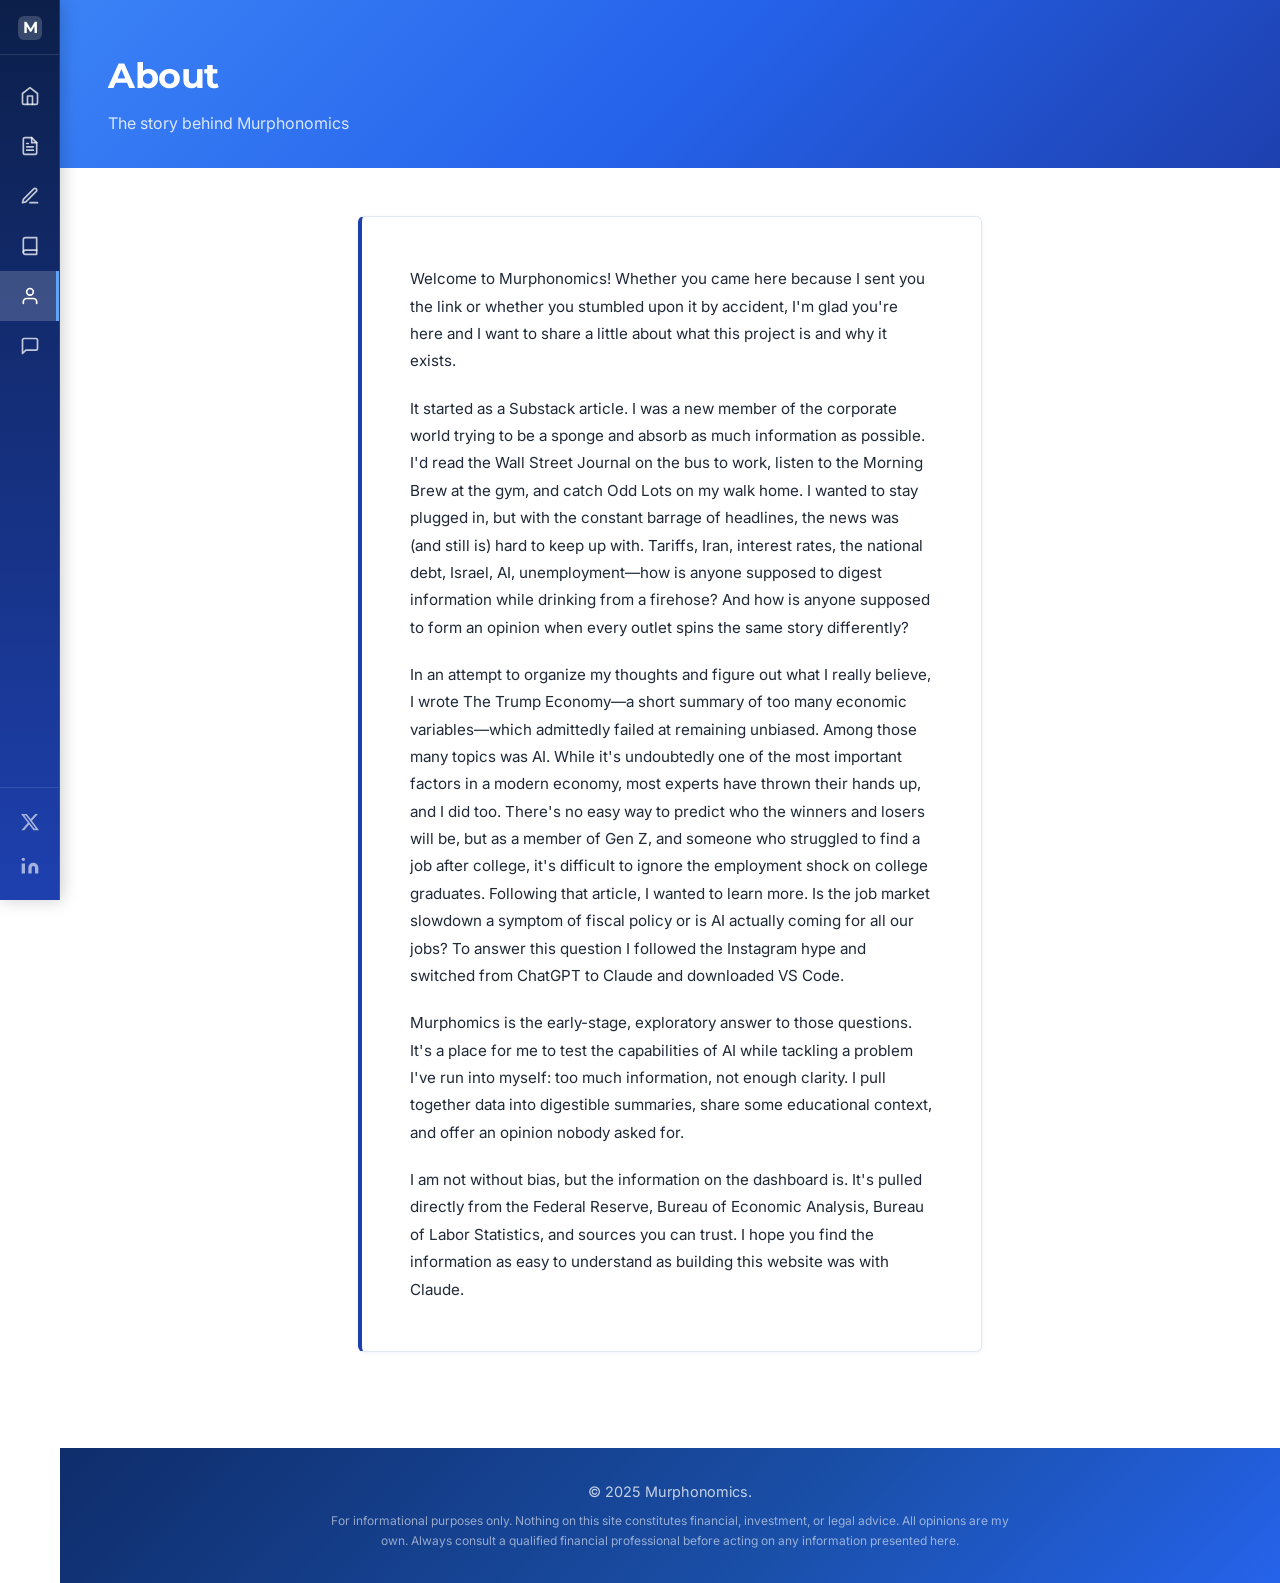
<file: about.html>
<!DOCTYPE html>
<html lang="en">
<head>
    <meta charset="UTF-8">
    <meta name="viewport" content="width=device-width, initial-scale=1.0">
    <title>Murphonomics - About</title>
    <link rel="stylesheet" href="css/styles.css?v=10.2">
    <link href="https://fonts.googleapis.com/css2?family=Inter:wght@400;500;600;700&family=Montserrat:wght@600;700&display=swap" rel="stylesheet">
    <style>
        .about-header {
            background: linear-gradient(135deg, #3b82f6 0%, #2563eb 50%, #1e40af 100%);
            padding: var(--spacing-xl) var(--spacing-xl) var(--spacing-lg);
            margin-bottom: var(--spacing-xl);
        }

        .about-header h1 {
            font-family: var(--font-display);
            font-size: 2.2rem;
            font-weight: 700;
            color: #ffffff;
            letter-spacing: -0.5px;
            margin-bottom: 0.4rem;
        }

        .about-header p {
            font-size: 1rem;
            color: rgba(255, 255, 255, 0.82);
        }

        .about-container {
            max-width: 720px;
            margin: 0 auto;
            padding: 0 var(--spacing-xl) var(--spacing-xl);
        }

        .about-card {
            background: #ffffff;
            border-radius: 6px;
            border: 1px solid #e2e8f0;
            border-left: 4px solid var(--color-primary);
            box-shadow: 0 1px 4px rgba(30, 64, 175, 0.07);
            padding: var(--spacing-xl);
        }

        .about-card p {
            font-size: 0.95rem;
            color: var(--color-text-primary);
            line-height: 1.8;
            margin-bottom: 1.25rem;
        }

        .about-card p:last-child {
            margin-bottom: 0;
        }

        @media (max-width: 768px) {
            .about-header {
                padding: var(--spacing-lg);
            }

            .about-header h1 {
                font-size: 1.7rem;
            }

            .about-container {
                padding: 0 var(--spacing-lg) var(--spacing-xl);
            }
        }
    </style>
</head>
<body>

    <div class="page-body">

    <!-- SIDEBAR NAVIGATION -->
    <nav class="sidenav">
        <a href="index.html" class="sidenav-logo">
            <span class="sidenav-logo-mark">M</span>
            <span class="sidenav-label">Murphonomics</span>
        </a>
        <ul class="sidenav-menu">
            <li>
                <a href="index.html#dashboard" class="sidenav-link">
                    <span class="sidenav-icon"><svg viewBox="0 0 24 24" fill="none" stroke="currentColor" stroke-width="2" stroke-linecap="round" stroke-linejoin="round"><path d="M3 9l9-7 9 7v11a2 2 0 01-2 2H5a2 2 0 01-2-2z"/><polyline points="9 22 9 12 15 12 15 22"/></svg></span>
                    <span class="sidenav-label">Home</span>
                </a>
            </li>
            <li>
                <a href="market-updates.html" class="sidenav-link">
                    <span class="sidenav-icon"><svg viewBox="0 0 24 24" fill="none" stroke="currentColor" stroke-width="2" stroke-linecap="round" stroke-linejoin="round"><path d="M14 2H6a2 2 0 00-2 2v16a2 2 0 002 2h12a2 2 0 002-2V8z"/><polyline points="14 2 14 8 20 8"/><line x1="16" y1="13" x2="8" y2="13"/><line x1="16" y1="17" x2="8" y2="17"/><polyline points="10 9 9 9 8 9"/></svg></span>
                    <span class="sidenav-label">Market Updates</span>
                </a>
            </li>
            <li>
                <a href="https://murphonomics.substack.com/" target="_blank" rel="noopener noreferrer" class="sidenav-link">
                    <span class="sidenav-icon"><svg viewBox="0 0 24 24" fill="none" stroke="currentColor" stroke-width="2" stroke-linecap="round" stroke-linejoin="round"><path d="M12 20h9"/><path d="M16.5 3.5a2.121 2.121 0 013 3L7 19l-4 1 1-4L16.5 3.5z"/></svg></span>
                    <span class="sidenav-label">Substack</span>
                </a>
            </li>
            <li>
                <a href="books.html" class="sidenav-link">
                    <span class="sidenav-icon"><svg viewBox="0 0 24 24" fill="none" stroke="currentColor" stroke-width="2" stroke-linecap="round" stroke-linejoin="round"><path d="M4 19.5A2.5 2.5 0 016.5 17H20"/><path d="M6.5 2H20v20H6.5A2.5 2.5 0 014 19.5v-15A2.5 2.5 0 016.5 2z"/></svg></span>
                    <span class="sidenav-label">Books, Podcasts & Stuff</span>
                </a>
            </li>
            <li>
                <a href="about.html" class="sidenav-link active">
                    <span class="sidenav-icon"><svg viewBox="0 0 24 24" fill="none" stroke="currentColor" stroke-width="2" stroke-linecap="round" stroke-linejoin="round"><path d="M20 21v-2a4 4 0 00-4-4H8a4 4 0 00-4 4v2"/><circle cx="12" cy="7" r="4"/></svg></span>
                    <span class="sidenav-label">About</span>
                </a>
            </li>
            <li>
                <a href="#discord" class="sidenav-link">
                    <span class="sidenav-icon"><svg viewBox="0 0 24 24" fill="none" stroke="currentColor" stroke-width="2" stroke-linecap="round" stroke-linejoin="round"><path d="M21 15a2 2 0 01-2 2H7l-4 4V5a2 2 0 012-2h14a2 2 0 012 2z"/></svg></span>
                    <span class="sidenav-label">Discord</span>
                </a>
            </li>
        </ul>
        <div class="sidenav-social">
            <a href="https://twitter.com" class="sidenav-social-link" title="X / Twitter">
                <span class="sidenav-icon"><svg viewBox="0 0 24 24" fill="currentColor"><path d="M18.244 2.25h3.308l-7.227 8.26 8.502 11.24H16.17l-5.214-6.817L4.99 21.75H1.68l7.73-8.835L1.254 2.25H8.08l4.713 6.231zm-1.161 17.52h1.833L7.084 4.126H5.117z"/></svg></span>
                <span class="sidenav-label">X / Twitter</span>
            </a>
            <a href="https://linkedin.com" class="sidenav-social-link" title="LinkedIn">
                <span class="sidenav-icon"><svg viewBox="0 0 24 24" fill="currentColor"><path d="M16 8a6 6 0 016 6v7h-4v-7a2 2 0 00-2-2 2 2 0 00-2 2v7h-4v-7a6 6 0 016-6zM2 9h4v12H2z"/><circle cx="4" cy="4" r="2"/></svg></span>
                <span class="sidenav-label">LinkedIn</span>
            </a>
        </div>
    </nav>

    <div class="page-content">

    <!-- PAGE HEADER -->
    <header class="about-header">
        <h1>About</h1>
        <p>The story behind Murphonomics</p>
    </header>

    <!-- MAIN CONTENT -->
    <main class="about-container">
        <div class="about-card">

            <p>Welcome to Murphonomics! Whether you came here because I sent you the link or whether you stumbled upon it by accident, I'm glad you're here and I want to share a little about what this project is and why it exists.</p>

            <p>It started as a Substack article. I was a new member of the corporate world trying to be a sponge and absorb as much information as possible. I'd read the Wall Street Journal on the bus to work, listen to the Morning Brew at the gym, and catch Odd Lots on my walk home. I wanted to stay plugged in, but with the constant barrage of headlines, the news was (and still is) hard to keep up with. Tariffs, Iran, interest rates, the national debt, Israel, AI, unemployment—how is anyone supposed to digest information while drinking from a firehose? And how is anyone supposed to form an opinion when every outlet spins the same story differently?</p>

            <p>In an attempt to organize my thoughts and figure out what I really believe, I wrote The Trump Economy—a short summary of too many economic variables—which admittedly failed at remaining unbiased. Among those many topics was AI. While it's undoubtedly one of the most important factors in a modern economy, most experts have thrown their hands up, and I did too. There's no easy way to predict who the winners and losers will be, but as a member of Gen Z, and someone who struggled to find a job after college, it's difficult to ignore the employment shock on college graduates. Following that article, I wanted to learn more. Is the job market slowdown a symptom of fiscal policy or is AI actually coming for all our jobs? To answer this question I followed the Instagram hype and switched from ChatGPT to Claude and downloaded VS Code.</p>

            <p>Murphomics is the early-stage, exploratory answer to those questions. It's a place for me to test the capabilities of AI while tackling a problem I've run into myself: too much information, not enough clarity. I pull together data into digestible summaries, share some educational context, and offer an opinion nobody asked for.</p>

            <p>I am not without bias, but the information on the dashboard is. It's pulled directly from the Federal Reserve, Bureau of Economic Analysis, Bureau of Labor Statistics, and sources you can trust. I hope you find the information as easy to understand as building this website was with Claude.</p>

        </div>
    </main>

    <!-- FOOTER -->
    <footer class="site-footer">
        <p>&copy; 2025 Murphonomics.</p>
        <p class="footer-disclaimer">For informational purposes only. Nothing on this site constitutes financial, investment, or legal advice. All opinions are my own. Always consult a qualified financial professional before acting on any information presented here.</p>
    </footer>

    </div><!-- /.page-content -->
    </div><!-- /.page-body -->

</body>
</html>
</file>
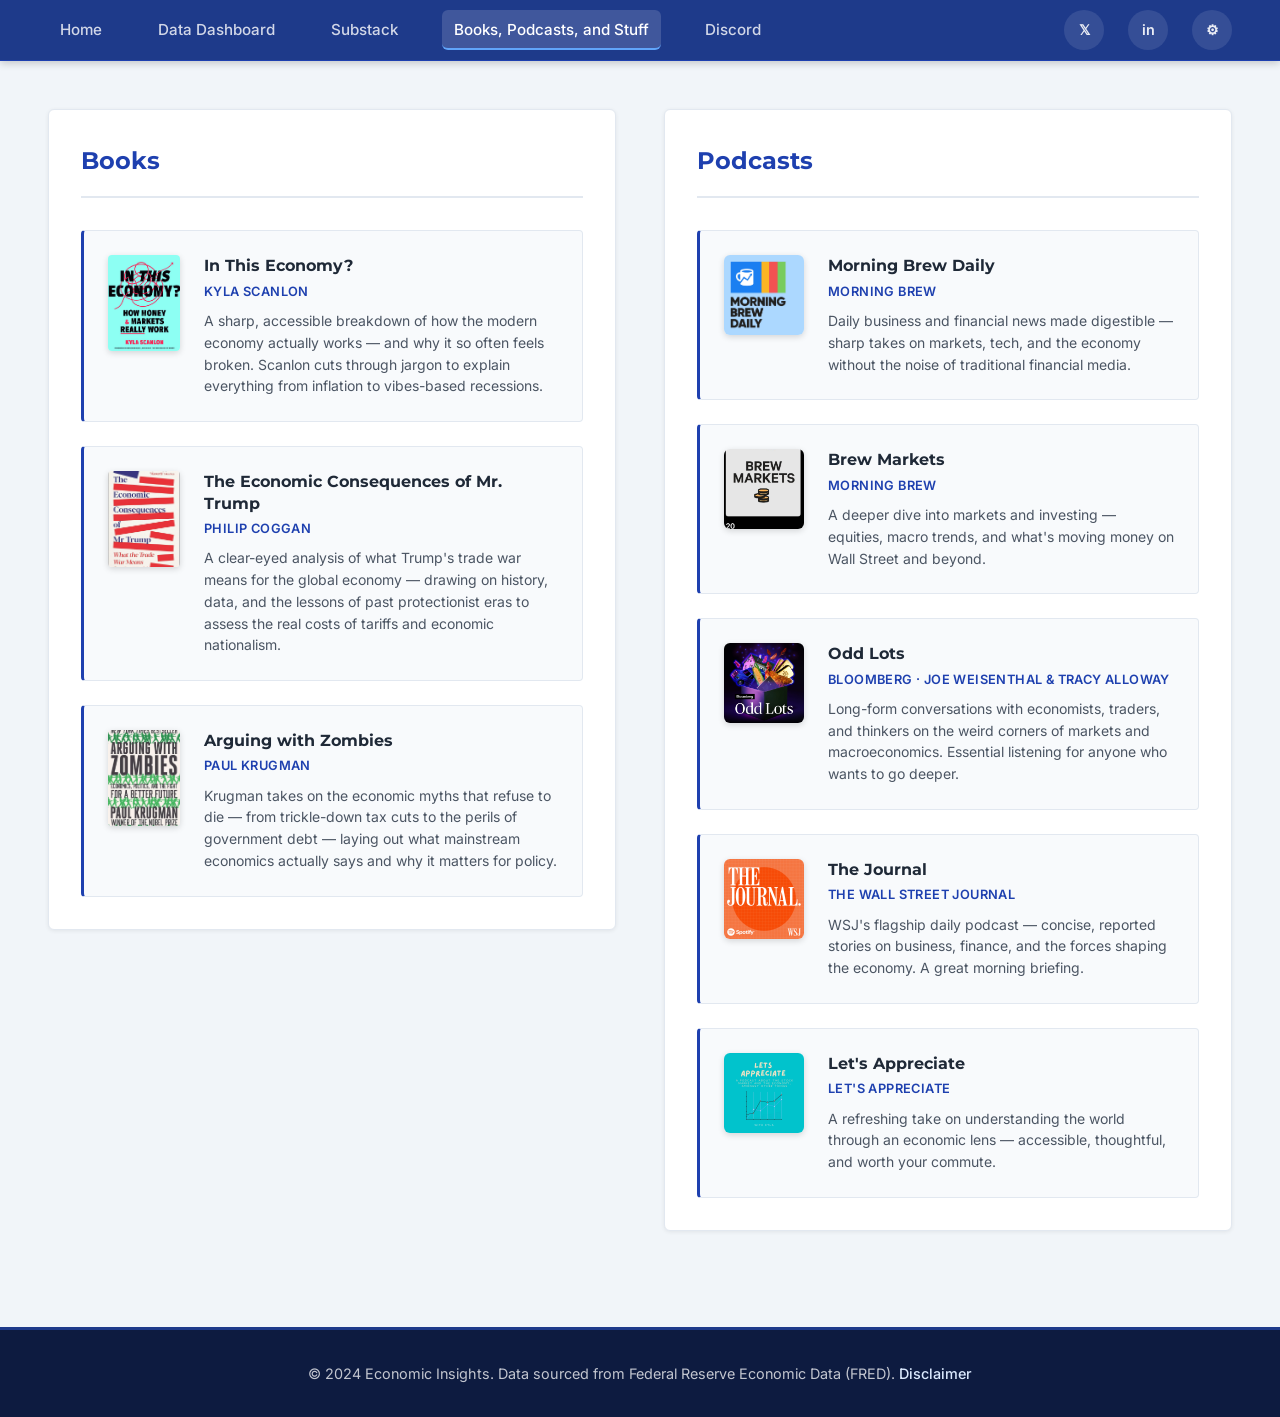
<file: economic-blog/books.html>
<!DOCTYPE html>
<html lang="en">
<head>
    <meta charset="UTF-8">
    <meta name="viewport" content="width=device-width, initial-scale=1.0">
    <title>Murphenomics - Books, Podcasts, and Stuff</title>
    <link rel="stylesheet" href="css/styles.css?v=8.0">
    <link href="https://fonts.googleapis.com/css2?family=Inter:wght@400;500;600;700&family=Montserrat:wght@600;700&display=swap" rel="stylesheet">
    <style>
        .media-page-container {
            padding: var(--spacing-xl);
            display: grid;
            grid-template-columns: 1fr 1fr;
            gap: var(--spacing-xl);
            align-items: start;
        }

        .media-section {
            background: #ffffff;
            border-radius: 6px;
            border: 1px solid #e2e8f0;
            box-shadow: 0 1px 4px rgba(0, 0, 0, 0.07);
            padding: var(--spacing-lg);
        }

        .media-section h2 {
            font-family: var(--font-display);
            font-size: 1.5rem;
            font-weight: 700;
            color: var(--color-primary);
            padding-bottom: var(--spacing-sm);
            margin-bottom: var(--spacing-lg);
            border-bottom: 2px solid #e2e8f0;
        }

        .media-list {
            display: flex;
            flex-direction: column;
            gap: var(--spacing-md);
        }

        .media-card {
            display: flex;
            gap: var(--spacing-md);
            align-items: flex-start;
            padding: var(--spacing-md);
            background: #f8fafc;
            border-radius: 4px;
            border: 1px solid #e2e8f0;
            border-left: 3px solid var(--color-primary);
            transition: box-shadow 0.2s ease, background 0.2s ease;
        }

        .media-card:hover {
            background: #f1f5f9;
            box-shadow: 0 2px 8px rgba(0, 0, 0, 0.08);
        }

        /*
         * IMAGES: To swap in a real cover/artwork photo, replace the
         * <div class="media-cover-placeholder ..."> block with:
         *   <img class="media-cover" src="images/filename.jpg" alt="Title cover">
         * (square variant for podcasts: <img class="media-cover square" ...>)
         */
        .media-cover {
            width: 72px;
            height: 96px;
            border-radius: 4px;
            object-fit: cover;
            flex-shrink: 0;
            box-shadow: 0 2px 6px rgba(0, 0, 0, 0.15);
        }

        .media-cover.square {
            width: 80px;
            height: 80px;
            border-radius: 6px;
        }

        .media-cover-placeholder {
            width: 72px;
            height: 96px;
            border-radius: 4px;
            flex-shrink: 0;
            box-shadow: 0 2px 6px rgba(0, 0, 0, 0.15);
            display: flex;
            align-items: center;
            justify-content: center;
            font-family: var(--font-display);
            font-size: 1.3rem;
            font-weight: 700;
            color: white;
            user-select: none;
        }

        .media-cover-placeholder.square {
            width: 80px;
            height: 80px;
            border-radius: 6px;
        }

        .cover-color-1 { background: #1e40af; }
        .cover-color-2 { background: #0369a1; }
        .cover-color-3 { background: #0891b2; }
        .cover-color-4 { background: #d97706; }
        .cover-color-5 { background: #6d28d9; }
        .cover-color-6 { background: #b91c1c; }
        .cover-color-7 { background: #047857; }
        .cover-color-8 { background: #be185d; }

        .media-info {
            flex: 1;
            min-width: 0;
        }

        .media-info h3 {
            font-family: var(--font-display);
            font-size: 1rem;
            font-weight: 700;
            color: var(--color-text-primary);
            line-height: 1.35;
            margin-bottom: 0.3rem;
        }

        .media-author {
            font-size: 0.8rem;
            font-weight: 600;
            color: var(--color-primary);
            text-transform: uppercase;
            letter-spacing: 0.4px;
            margin-bottom: 0.5rem;
        }

        .media-desc {
            font-size: 0.875rem;
            color: var(--color-text-secondary);
            line-height: 1.55;
        }

        @media (max-width: 900px) {
            .media-page-container {
                grid-template-columns: 1fr;
                padding: var(--spacing-lg);
            }
        }

        @media (max-width: 480px) {
            .media-page-container {
                padding: var(--spacing-sm);
            }
        }
    </style>
</head>
<body>

    <!-- NAVIGATION BAR -->
    <nav class="navbar">
        <div class="navbar-container">
            <ul class="nav-menu">
                <li><a href="index.html" class="nav-link">Home</a></li>
                <li><a href="dashboard.html" class="nav-link">Data Dashboard</a></li>
                <li><a href="substack.html" class="nav-link substack-btn">Substack</a></li>
                <li><a href="books.html" class="nav-link active">Books, Podcasts, and Stuff</a></li>
                <li><a href="#discord" class="nav-link">Discord</a></li>
            </ul>
            <div class="social-links">
                <a href="https://twitter.com" class="social-link" title="Twitter">
                    <span class="social-icon">𝕏</span>
                </a>
                <a href="https://linkedin.com" class="social-link" title="LinkedIn">
                    <span class="social-icon">in</span>
                </a>
                <a href="https://github.com" class="social-link" title="GitHub">
                    <span class="social-icon">⚙</span>
                </a>
            </div>
        </div>
    </nav>

    <!-- MAIN CONTENT -->
    <main class="media-page-container">

        <!-- ── BOOKS ── -->
        <section class="media-section">
            <h2>Books</h2>
            <div class="media-list">

                <div class="media-card">
                    <img class="media-cover" src="images/in this economy.jpg" alt="In This Economy? cover">
                    <div class="media-info">
                        <h3>In This Economy?</h3>
                        <p class="media-author">Kyla Scanlon</p>
                        <p class="media-desc">A sharp, accessible breakdown of how the modern economy actually works — and why it so often feels broken. Scanlon cuts through jargon to explain everything from inflation to vibes-based recessions.</p>
                    </div>
                </div>

                <div class="media-card">
                    <img class="media-cover" src="images/the economic consequences.jpg" alt="The Economic Consequences of Mr. Trump cover">
                    <div class="media-info">
                        <h3>The Economic Consequences of Mr. Trump</h3>
                        <p class="media-author">Philip Coggan</p>
                        <p class="media-desc">A clear-eyed analysis of what Trump's trade war means for the global economy — drawing on history, data, and the lessons of past protectionist eras to assess the real costs of tariffs and economic nationalism.</p>
                    </div>
                </div>

                <div class="media-card">
                    <img class="media-cover" src="images/arguing with zombies.jpg" alt="Arguing with Zombies cover">
                    <div class="media-info">
                        <h3>Arguing with Zombies</h3>
                        <p class="media-author">Paul Krugman</p>
                        <p class="media-desc">Krugman takes on the economic myths that refuse to die — from trickle-down tax cuts to the perils of government debt — laying out what mainstream economics actually says and why it matters for policy.</p>
                    </div>
                </div>

            </div>
        </section>

        <!-- ── PODCASTS ── -->
        <section class="media-section">
            <h2>Podcasts</h2>
            <div class="media-list">

                <div class="media-card">
                    <img class="media-cover square" src="images/the Morning Brew.avif" alt="Morning Brew Daily">
                    <div class="media-info">
                        <h3>Morning Brew Daily</h3>
                        <p class="media-author">Morning Brew</p>
                        <p class="media-desc">Daily business and financial news made digestible — sharp takes on markets, tech, and the economy without the noise of traditional financial media.</p>
                    </div>
                </div>

                <div class="media-card">
                    <img class="media-cover square" src="images/brew markets.jpg" alt="Brew Markets">
                    <div class="media-info">
                        <h3>Brew Markets</h3>
                        <p class="media-author">Morning Brew</p>
                        <p class="media-desc">A deeper dive into markets and investing — equities, macro trends, and what's moving money on Wall Street and beyond.</p>
                    </div>
                </div>

                <div class="media-card">
                    <img class="media-cover square" src="images/odd lots.jpg" alt="Odd Lots">
                    <div class="media-info">
                        <h3>Odd Lots</h3>
                        <p class="media-author">Bloomberg &middot; Joe Weisenthal &amp; Tracy Alloway</p>
                        <p class="media-desc">Long-form conversations with economists, traders, and thinkers on the weird corners of markets and macroeconomics. Essential listening for anyone who wants to go deeper.</p>
                    </div>
                </div>

                <div class="media-card">
                    <img class="media-cover square" src="images/the journal.avif" alt="The Journal">
                    <div class="media-info">
                        <h3>The Journal</h3>
                        <p class="media-author">The Wall Street Journal</p>
                        <p class="media-desc">WSJ's flagship daily podcast — concise, reported stories on business, finance, and the forces shaping the economy. A great morning briefing.</p>
                    </div>
                </div>

                <div class="media-card">
                    <img class="media-cover square" src="images/lets appreciate.jpg" alt="Let's Appreciate">
                    <div class="media-info">
                        <h3>Let's Appreciate</h3>
                        <p class="media-author">Let's Appreciate</p>
                        <p class="media-desc">A refreshing take on understanding the world through an economic lens — accessible, thoughtful, and worth your commute.</p>
                    </div>
                </div>

            </div>
        </section>

    </main>

    <!-- FOOTER -->
    <footer class="site-footer">
        <p>&copy; 2024 Economic Insights. Data sourced from Federal Reserve Economic Data (FRED). <a href="#">Disclaimer</a></p>
    </footer>

</body>
</html>
</file>
<file: css/styles.css>
* {
    margin: 0;
    padding: 0;
    box-sizing: border-box;
}

:root {
    /* Primary Blue Palette */
    --color-primary: #1e40af;
    --color-primary-light: #3b82f6;
    --color-primary-lighter: #60a5fa;
    --color-primary-lightest: #dbeafe;
    --color-blue-medium: #2563eb;
    --color-blue-pale: #f0f9ff;
    
    /* Neutral Colors */
    --color-text-primary: #1f2937;
    --color-text-secondary: #4b5563;
    --color-text-tertiary: #64748b;
    --color-background: #ffffff;
    --color-surface: #f8fafc;
    --color-border: #e2e8f0;
    
    /* Accent Colors */
    --color-accent: #3b82f6;
    --color-accent-dark: #1e40af;
    --color-accent-light: #dbeafe;
    --color-growth: #10b981;
    --color-decline: #ef4444;
    --color-warning: #f59e0b;
    
    /* Fonts */
    --font-sans: 'Inter', -apple-system, BlinkMacSystemFont, 'Segoe UI', sans-serif;
    --font-display: 'Montserrat', sans-serif;
    
    /* Spacing */
    --spacing-xs: 0.5rem;
    --spacing-sm: 1rem;
    --spacing-md: 1.5rem;
    --spacing-lg: 2rem;
    --spacing-xl: 3rem;
    
    /* Shadows */
    --shadow-sm: 0 2px 12px rgba(30, 64, 175, 0.08);
    --shadow-md: 0 6px 24px rgba(30, 64, 175, 0.13);
    --shadow-lg: 0 16px 40px rgba(30, 64, 175, 0.18);
}

html {
    scroll-behavior: smooth;
}

body {
    font-family: var(--font-sans);
    background-color: #ffffff;
    color: var(--color-text-primary);
    line-height: 1.6;
}

/* Page layout — sidenav column + scrollable content column */
.page-body {
    display: flex;
    align-items: flex-start;
    min-height: 100vh;
}

.page-content {
    flex: 1;
    min-width: 0; /* prevent flex children from overflowing */
}

/* ========================================
   SIDEBAR NAVIGATION
   ======================================== */

.sidenav {
    position: sticky;
    top: 0;
    height: 100vh;
    width: 60px;
    flex-shrink: 0;
    align-self: flex-start;
    background: linear-gradient(180deg, #0c1f4a 0%, #1e40af 100%);
    border-right: 1px solid rgba(255, 255, 255, 0.1);
    transition: width 250ms ease;
    z-index: 200;
    overflow: hidden;
    display: flex;
    flex-direction: column;
    box-shadow: 2px 0 16px rgba(0, 0, 0, 0.2);
}

/* On the hero page the blue gradient page background shows through,
   so a frosted glass effect works. Other pages use the solid gradient above. */
.hero-page .sidenav {
    background: rgba(255, 255, 255, 0.12);
    backdrop-filter: blur(10px);
    -webkit-backdrop-filter: blur(10px);
    border-right: 1px solid rgba(255, 255, 255, 0.18);
}

.sidenav:hover {
    width: 220px;
}


/* Brand logo at the top of the sidebar */
.sidenav-logo {
    display: flex;
    align-items: center;
    padding: 16px 18px 14px;
    border-bottom: 1px solid rgba(255, 255, 255, 0.12);
    margin-bottom: 4px;
    white-space: nowrap;
    text-decoration: none;
    color: inherit;
    transition: background 0.2s ease;
}

.sidenav-logo:hover {
    background: rgba(255, 255, 255, 0.1);
}

.sidenav-logo-mark {
    flex-shrink: 0;
    width: 24px;
    height: 24px;
    display: flex;
    align-items: center;
    justify-content: center;
    font-family: var(--font-display);
    font-size: 1rem;
    font-weight: 700;
    color: #ffffff;
    background: rgba(255, 255, 255, 0.18);
    border-radius: 6px;
}

.sidenav-menu {
    list-style: none;
    padding: 12px 0;
    margin: 0;
    flex: 1;
}

.sidenav-link {
    display: flex;
    align-items: center;
    padding: 13px 18px;
    color: rgba(255, 255, 255, 0.75);
    text-decoration: none;
    transition: background 0.2s ease, color 0.2s ease;
    white-space: nowrap;
}

.sidenav-link:hover {
    background: rgba(255, 255, 255, 0.12);
    color: #ffffff;
}

.sidenav-link.active {
    background: rgba(255, 255, 255, 0.18);
    color: #ffffff;
    border-right: 3px solid #60a5fa;
}

.sidenav-icon {
    flex-shrink: 0;
    width: 24px;
    height: 24px;
    display: flex;
    align-items: center;
    justify-content: center;
}

.sidenav-icon svg {
    width: 20px;
    height: 20px;
}

.sidenav-label {
    font-size: 0.875rem;
    font-weight: 500;
    margin-left: 14px;
    opacity: 0;
    transition: opacity 180ms ease 30ms;
}

.sidenav:hover .sidenav-label {
    opacity: 1;
}

.sidenav-social {
    padding: 12px 0;
    border-top: 1px solid rgba(255, 255, 255, 0.1);
}

.sidenav-social-link {
    display: flex;
    align-items: center;
    padding: 10px 18px;
    color: rgba(255, 255, 255, 0.6);
    text-decoration: none;
    transition: background 0.2s ease, color 0.2s ease;
    white-space: nowrap;
}

.sidenav-social-link:hover {
    background: rgba(255, 255, 255, 0.1);
    color: #ffffff;
}

/* Header */
.site-header {
    background: linear-gradient(135deg, #0f2d6b 0%, #1a4fa8 60%, #2563eb 100%);
    position: relative;
    z-index: 201;
    color: white;
    padding: 2.5rem var(--spacing-xl) 2rem;
    text-align: left;
    border-bottom: none;
}

.header-container {
    position: relative;
    z-index: 1;
}

.header-container h1 {
    font-family: var(--font-display);
    font-size: 3rem;
    font-weight: 700;
    margin-bottom: 0.5rem;
    letter-spacing: -0.5px;
    color: #ffffff;
    text-shadow: 0 1px 3px rgba(0, 0, 0, 0.15);
    line-height: 1.1;
}

.subtitle {
    font-size: 1rem;
    font-weight: 400;
    color: rgba(255, 255, 255, 0.85);
    letter-spacing: 0.4px;
}

/* Navigation Bar */
.navbar {
    background: linear-gradient(90deg, #1a3f8f 0%, #1e4db5 100%);
    border-bottom: 1px solid rgba(96, 165, 250, 0.3);
    padding: 0;
    position: sticky;
    top: 0;
    z-index: 100;
    box-shadow: 0 2px 12px rgba(15, 45, 107, 0.3);
}

.navbar-container {
    padding: 0 var(--spacing-xl);
    display: flex;
    justify-content: space-between;
    align-items: center;
    height: 60px;
}

.nav-menu {
    display: flex;
    list-style: none;
    margin: 0;
    padding: 0;
    gap: var(--spacing-lg);
}

.nav-link {
    color: rgba(255, 255, 255, 0.85);
    text-decoration: none;
    font-weight: 500;
    font-size: 0.875rem;
    letter-spacing: 0.3px;
    padding: 8px 12px;
    border-radius: 6px;
    transition: all 0.3s ease;
    display: inline-block;
}

.nav-link:hover,
.nav-link.active {
    color: white;
    background: rgba(255, 255, 255, 0.15);
    border-bottom: 2px solid #60a5fa;
    padding-bottom: 6px;
}

.nav-link.substack-btn {
    background: none;
    color: rgba(255, 255, 255, 0.8);
    font-weight: 500;
}

.social-links {
    display: flex;
    gap: var(--spacing-md);
    align-items: center;
}

.social-link {
    display: flex;
    align-items: center;
    justify-content: center;
    width: 40px;
    height: 40px;
    border-radius: 50%;
    background: rgba(255, 255, 255, 0.1);
    color: rgba(255, 255, 255, 0.9);
    text-decoration: none;
    font-weight: 600;
    font-size: 0.9rem;
    transition: all 0.3s ease;
    border: 2px solid transparent;
}

.social-link:hover {
    background: rgba(96, 165, 250, 0.3);
    color: white;
    border-color: #60a5fa;
}

.social-icon {
    display: inline-block;
}

.subtitle {
    font-size: 1.1rem;
    opacity: 0.9;
    font-weight: 400;
}

/* Main Dashboard Container - Three Column Layout */
.dashboard-container {
    display: grid;
    grid-template-columns: 2fr 1fr 1fr;
    gap: calc(var(--spacing-lg) + 0.5rem);
    margin: var(--spacing-xl) 0;
    padding: 0 var(--spacing-xl);
}

.dashboard-container.two-col {
    grid-template-columns: 2fr 1fr;
}

.dashboard-column {
    display: flex;
    flex-direction: column;
}

.dashboard-widget {
    background: #ffffff;
    border-radius: 16px;
    box-shadow: var(--shadow-sm);
    padding: var(--spacing-lg);
    transition: box-shadow 0.25s ease, transform 0.25s ease;
    border: none;
    color: var(--color-text-primary);
}

.dashboard-widget:hover {
    box-shadow: var(--shadow-md);
    transform: translateY(-2px);
}

.widget-header {
    display: flex;
    justify-content: space-between;
    align-items: baseline;
    margin-bottom: var(--spacing-lg);
    padding-bottom: var(--spacing-md);
}

.widget-header h2 {
    font-family: var(--font-display);
    font-size: 1.4rem;
    font-weight: 700;
    color: var(--color-text-primary);
    letter-spacing: -0.3px;
}

.last-updated {
    font-size: 0.875rem;
    color: var(--color-text-secondary);
    font-weight: 500;
}

/* Chart Container */
.chart-container {
    position: relative;
    height: 400px;
    margin-bottom: var(--spacing-lg);
}

.loading-spinner {
    position: absolute;
    inset: 0;
    display: flex;
    flex-direction: column;
    align-items: center;
    justify-content: center;
    background: rgba(255, 255, 255, 0.9);
    border-radius: 4px;
    z-index: 10;
}

.spinner {
    width: 40px;
    height: 40px;
    border: 4px solid #e0f2fe;
    border-top-color: #1e40af;
    border-radius: 50%;
    animation: spin 0.8s linear infinite;
}

@keyframes spin {
    to { transform: rotate(360deg); }
}

.loading-spinner p {
    margin-top: var(--spacing-md);
    color: #1e40af;
    font-size: 0.95rem;
}

#gdpChart {
    max-height: 400px;
}

.chart-legend {
    display: flex;
    gap: var(--spacing-lg);
    justify-content: center;
    padding: var(--spacing-md);
    background: var(--color-surface);
    border-radius: 10px;
}

.legend-item {
    display: flex;
    align-items: center;
    gap: var(--spacing-sm);
    font-size: 0.9rem;
    font-weight: 500;
    color: var(--color-text-primary);
}

.legend-color {
    width: 12px;
    height: 12px;
    border-radius: 2px;
}

.legend-color.growth {
    background-color: var(--color-growth);
}

.legend-color.decline {
    background-color: var(--color-decline);
}

.error-message {
    padding: var(--spacing-md);
    background-color: #fee2e2;
    border: 2px solid #fecaca;
    border-radius: 6px;
    color: #7f1d1d;
    font-size: 0.95rem;
    font-weight: 500;
}

/* Sidebar */
.sidebar-column {
    display: flex;
    flex-direction: column;
    gap: var(--spacing-lg);
    align-self: stretch;
}

.articles-widget {
    flex: 1;
    min-height: 0;
}

.sidebar-widget {
    background: #ffffff;
    border-radius: 16px;
    box-shadow: var(--shadow-sm);
    padding: var(--spacing-lg);
    transition: box-shadow 0.25s ease, transform 0.25s ease;
    border: none;
    color: var(--color-text-primary);
}

.sidebar-widget:hover {
    box-shadow: var(--shadow-md);
    transform: translateY(-2px);
}

.sidebar-widget h3 {
    font-family: var(--font-display);
    font-size: 0.7rem;
    font-weight: 700;
    margin-bottom: var(--spacing-md);
    color: var(--color-primary);
    letter-spacing: 1.5px;
    text-transform: uppercase;
}

/* Indicators Widget */
.indicators-grid {
    display: grid;
    grid-template-columns: 1fr;
    gap: var(--spacing-sm);
}

.indicator-card {
    background: linear-gradient(135deg, #f0f7ff 0%, #f8fafc 100%);
    padding: var(--spacing-sm) var(--spacing-md);
    border-radius: 12px;
    display: flex;
    align-items: center;
    justify-content: space-between;
    border: none;
    box-shadow: 0 1px 6px rgba(30, 64, 175, 0.07);
    transition: box-shadow 0.2s ease, transform 0.2s ease;
    color: var(--color-text-primary);
}

.indicator-card:hover {
    box-shadow: 0 4px 14px rgba(30, 64, 175, 0.13);
    transform: translateY(-1px);
}

.indicator-card label {
    display: block;
    font-size: 0.75rem;
    color: #1f2937;
    font-weight: 700;
    text-transform: uppercase;
    letter-spacing: 1px;
}

.indicator-card-text {
    display: flex;
    flex-direction: column;
}

.indicator-value {
    font-size: 1.6rem;
    font-weight: 700;
    color: var(--color-primary);
    font-family: var(--font-display);
    line-height: 1.2;
}

.indicator-period {
    display: block;
    font-size: 0.8rem;
    color: #64748b;
}

/* Articles Widget */
.articles-list {
    display: flex;
    flex-direction: column;
    gap: var(--spacing-md);
}

.article-card {
    padding: var(--spacing-md);
    background: #f8fafc;
    border-radius: 12px;
    transition: box-shadow 0.2s ease, transform 0.2s ease;
    cursor: pointer;
    border: none;
    box-shadow: 0 1px 6px rgba(30, 64, 175, 0.06);
    color: var(--color-text-primary);
}

.article-card:hover {
    background: #f0f7ff;
    box-shadow: 0 4px 14px rgba(30, 64, 175, 0.12);
    transform: translateY(-1px);
}

.article-tag {
    display: inline-block;
    font-size: 0.68rem;
    font-weight: 700;
    text-transform: uppercase;
    letter-spacing: 0.6px;
    background: #dbeafe;
    color: #1e40af;
    padding: 0.3rem 0.85rem;
    border-radius: 20px;
    margin-bottom: var(--spacing-xs);
}

.article-card h4 {
    font-size: 0.95rem;
    font-weight: 600;
    margin-bottom: var(--spacing-xs);
    color: var(--color-primary);
    line-height: 1.45;
}

.article-card p {
    font-size: 0.875rem;
    color: #4b5563;
    line-height: 1.6;
}

.sources-text {
    font-size: 0.9rem;
    color: var(--color-text-tertiary);
    line-height: 1.6;
}

/* Substack Column */
.substack-column {
    display: flex;
    flex-direction: column;
    align-self: stretch;
}

.substack-widget {
    flex: 1;
    display: flex;
    flex-direction: column;
}

.substack-heading-link {
    color: var(--color-primary);
    text-decoration: none;
}

.substack-heading-link:hover {
    color: var(--color-primary-light);
    text-decoration: underline;
}

.substack-posts {
    display: flex;
    flex-direction: column;
    gap: var(--spacing-sm);
    flex: 1;
}

.substack-loading {
    display: flex;
    align-items: center;
    gap: 0.75rem;
    color: var(--color-text-tertiary);
    font-size: 0.9rem;
    padding: var(--spacing-sm) 0;
}

.substack-spinner {
    width: 16px;
    height: 16px;
    border: 2px solid #e2e8f0;
    border-top-color: #1e40af;
    border-radius: 50%;
    animation: spin 0.8s linear infinite;
    flex-shrink: 0;
}

.substack-post {
    padding: var(--spacing-sm);
    background: #f8fafc;
    border-radius: 4px;
    border: 1px solid #e2e8f0;
    border-left: 3px solid #FF6719;
    text-decoration: none;
    display: block;
    transition: box-shadow 0.2s ease, background 0.2s ease;
}

.substack-post:hover {
    background: #fff7f3;
    box-shadow: 0 2px 8px rgba(0, 0, 0, 0.08);
}

.substack-post-date {
    display: block;
    font-size: 0.7rem;
    font-weight: 700;
    text-transform: uppercase;
    letter-spacing: 0.5px;
    color: #FF6719;
    margin-bottom: 0.35rem;
}

.substack-post-title {
    display: block;
    font-size: 0.9rem;
    font-weight: 600;
    color: var(--color-text-primary);
    line-height: 1.4;
}

.substack-error {
    font-size: 0.85rem;
    color: var(--color-text-tertiary);
    padding: var(--spacing-sm) 0;
    line-height: 1.5;
}

/* Footer */
.site-footer {
    background: linear-gradient(135deg, #0f2d6b 0%, #1a4fa8 60%, #2563eb 100%);
    color: rgba(255, 255, 255, 0.75);
    text-align: center;
    padding: var(--spacing-lg) var(--spacing-xl);
    margin-top: var(--spacing-xl);
    font-size: 0.9rem;
    border-top: none;
}

.footer-disclaimer {
    font-size: 0.75rem;
    color: rgba(255, 255, 255, 0.55);
    margin-top: 0.5rem;
    line-height: 1.65;
    max-width: 680px;
    margin-left: auto;
    margin-right: auto;
}

.site-footer a {
    color: #dbeafe;
    text-decoration: none;
    transition: all 0.3s ease;
    font-weight: 500;
}

.site-footer a:hover {
    color: white;
    text-decoration: underline;
}

/* Responsive Design */
@media (max-width: 1200px) {
    .dashboard-container {
        grid-template-columns: 2fr 1fr;
    }

    .substack-column {
        grid-column: 2 / 3;
        grid-row: 2;
    }
}

@media (max-width: 1024px) {
    .site-header {
        padding: 2.5rem var(--spacing-lg) 2rem;
    }

    .header-container h1 {
        font-size: 2rem;
    }

    .navbar-container {
        padding: 0 var(--spacing-lg);
    }

    .summary-top-row {
        padding: 0 var(--spacing-lg) var(--spacing-lg);
    }

    .dashboard-container {
        grid-template-columns: 1.5fr 1fr;
        gap: var(--spacing-md);
        padding: 0 var(--spacing-lg);
    }

    .substack-column {
        grid-column: 1 / -1;
        grid-row: auto;
    }

    .widget-header h2 {
        font-size: 1.5rem;
    }

    .indicators-grid {
        grid-template-columns: 1fr;
    }
}

@media (max-width: 768px) {
    .summary-top-row {
        grid-template-columns: 1fr;
        padding: 0 var(--spacing-sm) var(--spacing-lg);
    }

    .dashboard-container {
        grid-template-columns: 1fr;
        gap: var(--spacing-md);
        padding: 0 var(--spacing-sm);
        margin: var(--spacing-lg) auto;
    }

    .header-container h1 {
        font-size: 1.75rem;
    }

    .subtitle {
        font-size: 0.95rem;
    }

    .widget-header {
        flex-direction: column;
        align-items: flex-start;
        gap: var(--spacing-sm);
    }

    .widget-header h2 {
        font-size: 1.3rem;
    }

    .chart-container {
        height: 300px;
    }

    .sidebar-widget h3 {
        font-size: 1.1rem;
    }

    .indicators-grid {
        grid-template-columns: 1fr;
    }

    .indicator-value {
        font-size: 1.5rem;
    }

    .dashboard-widget,
    .sidebar-widget {
        padding: var(--spacing-md);
    }
}

@media (max-width: 480px) {
    .site-header {
        padding: var(--spacing-lg) var(--spacing-sm);
    }

    .header-container h1 {
        font-size: 1.5rem;
    }

    .chart-legend {
        flex-direction: column;
        gap: var(--spacing-sm);
    }
}

@media (prefers-reduced-motion: reduce) {
    * {
        animation-duration: 0.01ms !important;
        animation-iteration-count: 1 !important;
        transition-duration: 0.01ms !important;
    }
}

@media (prefers-contrast: more) {
    .dashboard-widget,
    .sidebar-widget {
        border: 2px solid var(--color-primary);
    }

    .widget-header {
        border-bottom: 3px solid var(--color-primary);
    }
}

/* =====================================================
   ECONOMIC SNAPSHOT SECTION  (index.html only)
   ===================================================== */

.snapshot-section {
    padding: 0 var(--spacing-xl) var(--spacing-xl);
}

.snapshot-section-header {
    display: flex;
    justify-content: space-between;
    align-items: baseline;
    margin-bottom: var(--spacing-lg);
}

.snapshot-section-header h2 {
    font-family: var(--font-display);
    font-size: 0.7rem;
    font-weight: 700;
    color: var(--color-primary);
    letter-spacing: 1.5px;
    text-transform: uppercase;
}

/* "View Full Dashboard →" button — used at top and bottom of the section */
.snapshot-cta-btn {
    display: inline-block;
    background: var(--color-primary);
    color: #ffffff;
    text-decoration: none;
    padding: 0.5rem 1.3rem;
    border-radius: 24px;
    font-family: var(--font-sans);
    font-weight: 600;
    font-size: 0.8rem;
    letter-spacing: 0.2px;
    white-space: nowrap;
    transition: background 0.2s ease, transform 0.2s ease, box-shadow 0.2s ease;
}

.snapshot-cta-btn:hover {
    background: var(--color-blue-medium);
    transform: translateY(-2px);
    box-shadow: 0 6px 16px rgba(30, 64, 175, 0.3);
}

/* Loading state shown while data is being fetched */
.snapshot-loading-overlay {
    display: flex;
    align-items: center;
    gap: var(--spacing-sm);
    padding: var(--spacing-xl) 0;
    color: var(--color-text-secondary);
    font-size: 0.95rem;
}

/* Bento free-form grid — panels use explicit placement above 900px */
.snapshot-grid {
    display: grid;
    grid-template-columns: repeat(12, 1fr);
    grid-auto-rows: 60px;
    gap: 14px;
    margin-bottom: var(--spacing-lg);
}

/* Explicit bento placement (desktop only — overridden by responsive rules below) */
@media (min-width: 901px) {
    /* Row 1: Inflation hero (left) + GDP wide bar chart (right) */
    .snap-inflation    { grid-column: 1 / 6;   grid-row: 1 / 9;  }
    .snap-gdp          { grid-column: 6 / 13;  grid-row: 1 / 5;  }
    /* Row 2: Wages + LFPR fill under GDP */
    .snap-wages        { grid-column: 6 / 10;  grid-row: 5 / 9;  }
    .snap-lfpr         { grid-column: 10 / 13; grid-row: 5 / 9;  }
    /* Blurb break: CPI insight (left) + LFPR insight (right) */
    .snap-blurb-cpi    { grid-column: 1 / 7;   grid-row: 9 / 13; }
    .snap-blurb-lfpr   { grid-column: 7 / 13;  grid-row: 9 / 13; }
    /* Full-width yield curve banner */
    .snap-yield        { grid-column: 1 / 13;  grid-row: 13 / 17;}
    /* Middle band: Fed, Real Yield, CAPE */
    .snap-fed          { grid-column: 1 / 4;   grid-row: 17 / 22;}
    .snap-realyield    { grid-column: 4 / 8;   grid-row: 17 / 22;}
    .snap-cape         { grid-column: 8 / 13;  grid-row: 17 / 22;}
    /* Blurb break: DXY insight full-width */
    .snap-blurb-dxy    { grid-column: 1 / 13;  grid-row: 22 / 25;}
    /* Bottom band: DXY, Credit Spreads, Debt Service */
    .snap-dxy          { grid-column: 1 / 5;   grid-row: 25 / 29;}
    .snap-creditspreads{ grid-column: 5 / 9;   grid-row: 25 / 29;}
    .snap-debtservice  { grid-column: 9 / 13;  grid-row: 25 / 29;}
}

/* Panel insight blurbs — dark blue text cards that break up the chart grid */
.snap-blurb {
    background: linear-gradient(135deg, #1e40af 0%, #2563eb 100%);
    border-radius: 14px;
    padding: var(--spacing-lg);
    display: flex;
    flex-direction: column;
    justify-content: center;
    box-shadow: var(--shadow-sm);
}

.blurb-label {
    font-size: 0.65rem;
    font-weight: 700;
    text-transform: uppercase;
    letter-spacing: 1.2px;
    color: rgba(255, 255, 255, 0.55);
    margin-bottom: 0.65rem;
}

.blurb-text {
    font-size: 0.92rem;
    color: #ffffff;
    line-height: 1.7;
}

.blurb-loading {
    color: rgba(255, 255, 255, 0.4);
    font-style: italic;
}

/* Time-range toggle (GDP panel) */
.range-toggle {
    display: flex;
    gap: 4px;
    margin-bottom: var(--spacing-sm);
}

.range-btn {
    padding: 3px 12px;
    font-size: 0.72rem;
    font-weight: 600;
    font-family: var(--font-sans);
    color: var(--color-text-secondary);
    background: #f1f5f9;
    border: 1px solid #e2e8f0;
    border-radius: 20px;
    cursor: pointer;
    transition: background 0.15s, color 0.15s, border-color 0.15s;
    line-height: 1.8;
}

.range-btn:hover { background: #e2e8f0; color: var(--color-text-primary); }

.range-btn.active {
    background: var(--color-primary);
    color: #ffffff;
    border-color: var(--color-primary);
}

/* Accent tile — blue decorative card */
.snap-accent {
    background: linear-gradient(135deg, #1e40af 0%, #3b82f6 100%);
    justify-content: center;
}
.snap-accent .panel-title         { color: rgba(255, 255, 255, 0.65); }
.snap-accent .panel-latest-value  { color: #ffffff; font-size: 2rem; }
.snap-accent .panel-updated       { color: rgba(255, 255, 255, 0.55); line-height: 1.6; }

/* Individual chart panel card */
.snapshot-panel {
    background: #ffffff;
    border-radius: 14px;
    border: none;
    box-shadow: var(--shadow-sm);
    padding: var(--spacing-md);
    display: flex;
    flex-direction: column;
    transition: box-shadow 0.25s ease, transform 0.25s ease;
}

.snapshot-panel:hover {
    box-shadow: var(--shadow-md);
    transform: translateY(-2px);
}

/* Small uppercase label above the big number */
.panel-title {
    font-family: var(--font-sans);
    font-size: 0.72rem;
    font-weight: 700;
    text-transform: uppercase;
    letter-spacing: 0.8px;
    color: var(--color-text-secondary);
    margin-bottom: 0.2rem;
}

/* The headline value (e.g. "3.2% CPI") shown prominently */
.panel-latest-value {
    font-family: var(--font-display);
    font-size: 1.55rem;
    font-weight: 700;
    color: var(--color-primary);
    line-height: 1.1;
    margin-bottom: 0.15rem;
}

/* "Last updated: Jan '24" in small gray text */
.panel-updated {
    font-size: 0.72rem;
    color: var(--color-text-tertiary);
    margin-bottom: var(--spacing-sm);
}

/* Constrained height wrapper — chart fills this via responsive: true */
.panel-chart-wrap {
    position: relative;
    flex: 1;
    min-height: 80px;
    height: auto;
}

/* AI-generated written summary card — feature article treatment */
.snapshot-summary-block {
    background: #ffffff;
    border-radius: 16px;
    border: none;
    box-shadow: var(--shadow-md);
    padding: var(--spacing-xl);
}

.snapshot-summary-block h3 {
    font-family: var(--font-display);
    font-size: 0.7rem;
    font-weight: 700;
    color: var(--color-primary);
    text-transform: uppercase;
    letter-spacing: 1.5px;
    margin-bottom: var(--spacing-sm);
}

/* Two-column reading layout for the summary text on desktop */
.summary-text {
    font-size: 0.92rem;
    color: var(--color-text-primary);
    line-height: 1.82;
    columns: 2;
    column-gap: var(--spacing-xl);
}

.summary-text p + p {
    margin-top: var(--spacing-sm);
}

.summary-loading-placeholder {
    color: var(--color-text-tertiary);
    font-style: italic;
}

/* Collapsible wrapper */
.summary-collapsible {
    position: relative;
    overflow: hidden;
    transition: max-height 0.45s ease;
}

/* Fade gradient fades out the text bottom in collapsed state */
.summary-fade {
    position: absolute;
    bottom: 0;
    left: 0;
    right: 0;
    height: 80px;
    background: linear-gradient(to bottom, transparent, #ffffff);
    pointer-events: none;
    opacity: 1;
    transition: opacity 0.3s ease;
}

.summary-collapsible.expanded .summary-fade {
    opacity: 0;
}

/* Expand / collapse toggle button */
.summary-toggle-btn {
    display: block;
    width: 100%;
    margin-top: var(--spacing-sm);
    padding: 0.6rem var(--spacing-md);
    background: var(--color-surface);
    border: 1px solid var(--color-border);
    border-radius: 24px;
    font-family: var(--font-sans);
    font-size: 0.82rem;
    font-weight: 600;
    color: var(--color-primary);
    cursor: pointer;
    text-align: center;
    letter-spacing: 0.2px;
    transition: background 0.2s ease, box-shadow 0.2s ease, transform 0.2s ease;
}

.summary-toggle-btn:hover {
    background: #e8f0fe;
    box-shadow: 0 2px 8px rgba(30, 64, 175, 0.12);
    transform: translateY(-1px);
}

.summary-month {
    font-family: var(--font-display);
    font-size: 1.6rem;
    font-weight: 700;
    letter-spacing: -0.5px;
    color: var(--color-text-primary);
    margin-bottom: var(--spacing-md);
    line-height: 1.2;
}

.summary-footer {
    display: flex;
    align-items: center;
    justify-content: space-between;
    gap: var(--spacing-md);
    margin-top: var(--spacing-md);
    flex-wrap: wrap;
}

.summary-meta {
    font-size: 0.78rem;
    color: var(--color-text-tertiary);
    margin: 0;
}

.summary-archive-link {
    flex-shrink: 0;
    font-size: 0.85rem;
    padding: 0.4rem 1rem;
}

/* Bottom CTA row */
.snapshot-footer-cta {
    display: flex;
    justify-content: center;
    padding-bottom: var(--spacing-sm);
}

/* ── Snapshot responsive breakpoints ─────────────────────────────── */

@media (max-width: 900px) {
    .snapshot-grid {
        grid-template-columns: repeat(2, 1fr);
        grid-auto-rows: auto;
    }
    /* Reset all explicit bento placement — let panels stack naturally */
    .snapshot-grid .snapshot-panel {
        grid-column: auto;
        grid-row: auto;
    }
    .snap-inflation,
    .snap-gdp,
    .snap-yield,
    .snap-blurb-cpi,
    .snap-blurb-lfpr,
    .snap-blurb-dxy {
        grid-column: span 2;
    }
    .panel-chart-wrap {
        height: 180px;
    }
}

@media (max-width: 600px) {
    .snapshot-grid {
        grid-template-columns: 1fr;
    }
    .snap-inflation,
    .snap-gdp,
    .snap-yield,
    .snap-blurb-cpi,
    .snap-blurb-lfpr,
    .snap-blurb-dxy {
        grid-column: span 1;
    }
}

@media (max-width: 768px) {
    .snapshot-section {
        padding: 0 var(--spacing-lg) var(--spacing-xl);
    }

    .snapshot-section-header {
        flex-direction: column;
        align-items: flex-start;
        gap: var(--spacing-sm);
    }

    .summary-text {
        columns: 1;
    }
}

@media (max-width: 640px) {
    .snapshot-section {
        padding: 0 var(--spacing-sm) var(--spacing-xl);
    }
}

/* =====================================================
   HERO SECTION  (index.html only — .hero-page on body)
   ===================================================== */

.hero {
    position: fixed;
    top: 0;
    left: 0;
    right: 0;
    height: 100vh;
    z-index: 300;
    /* No background here — body.hero-page supplies the gradient so the canvas
       (which sits between body and hero in the z-stack) shows through. */
    background: transparent;
    overflow: hidden;
    display: flex;
    align-items: center;
    pointer-events: none;
    will-change: clip-path;
}

/* Persistent animated line background.
   Moved outside .hero so it is NOT clipped or faded as the hero scrolls away.
   z-index: 0 keeps it above the body gradient but below all page content. */
.hero-canvas {
    position: fixed;
    inset: 0;
    width: 100%;
    height: 100%;
    z-index: 0;
    pointer-events: none;
}

.hero-content {
    position: relative;
    z-index: 2;
    padding-left: calc(60px + 2.5rem);
    pointer-events: none;
}

.hero-title {
    font-family: var(--font-display);
    font-size: 5rem;
    font-weight: 700;
    color: #ffffff;
    line-height: 1.05;
    letter-spacing: -1px;
    white-space: nowrap;
    text-shadow: 0 2px 12px rgba(0, 0, 0, 0.25);
    transform-origin: left center;
    will-change: transform;
}

.hero-subtitle {
    font-size: 1.05rem;
    color: rgba(255, 255, 255, 0.78);
    margin-top: 0.75rem;
    font-weight: 400;
    letter-spacing: 0.3px;
}

.hero-disclaimer {
    position: absolute;
    bottom: 1.5rem;
    left: 50%;
    transform: translateX(-50%);
    width: min(640px, 80%);
    text-align: center;
    font-size: 0.7rem;
    line-height: 1.65;
    color: rgba(255, 255, 255, 0.38);
    pointer-events: none;
    z-index: 2;
}

.hero-scroll-hint {
    position: absolute;
    bottom: 2rem;
    left: 50%;
    transform: translateX(-50%);
    z-index: 3;
    color: rgba(255, 255, 255, 0.45);
    animation: scrollHintBounce 2s ease-in-out infinite;
    pointer-events: none;
}

.hero-scroll-hint svg {
    display: block;
    width: 30px;
    height: 30px;
}

@keyframes scrollHintBounce {
    0%, 100% { transform: translateX(-50%) translateY(0);   }
    50%       { transform: translateX(-50%) translateY(8px); }
}

.hero-spacer {
    height: 100vh;
    pointer-events: none;
    flex-shrink: 0;
}

/* On the home page the sidenav starts hidden and fades in as the hero
   collapses. z-index stays below the hero (300) so the hero covers it. */
.hero-page .sidenav {
    opacity: 0;
    pointer-events: none;
}

/* Top row: AI summary (left, wide) + Substack column (right) */
.summary-top-row {
    display: grid;
    grid-template-columns: 2fr 1fr;
    gap: var(--spacing-lg);
    padding: 0 var(--spacing-xl) var(--spacing-lg);
    align-items: start;
}

/* Extra breathing room between the sticky header and the first content row */
.hero-page .summary-top-row {
    margin-top: calc(var(--spacing-xl) + var(--spacing-md));
}

.hero-page .dashboard-container {
    margin-top: 0;
}

/* ─── Blue page background (index.html only) ────────────────────────────────
   Makes the page background match the hero so the scroll transition is
   seamless instead of hitting a harsh white edge. White cards float on top.
   Scoped to .hero-page so other pages are unaffected until we roll it out.  */

body.hero-page {
    /* Rich multi-stop gradient fixed to the viewport — same colours under the
       hero as the hero itself (no seam), with more contrast between dark and
       light stops so the page feels less monotone. */
    background: linear-gradient(
        135deg,
        #020c1b 0%,
        #0c1f4a 18%,
        #0f2d6b 36%,
        #1a4fa8 54%,
        #1e40af 70%,
        #2563eb 84%,
        #1d4ed8 100%
    );
    background-attachment: fixed;
}

/* iOS Safari doesn't support background-attachment:fixed reliably */
@media (max-width: 768px) {
    body.hero-page {
        background: linear-gradient(160deg, #020c1b 0%, #0f2d6b 40%, #2563eb 100%);
        background-attachment: scroll;
    }
}

/* Section header sitting directly on the blue background needs white text */
body.hero-page .snapshot-section-header h2 {
    color: #ffffff;
}

body.hero-page .snapshot-section-header {
    border-bottom-color: rgba(255, 255, 255, 0.18);
}

/* Loading spinner text on blue */
body.hero-page .snapshot-loading-overlay {
    color: rgba(255, 255, 255, 0.75);
}

/* CTA buttons placed directly on the blue background (section header + bottom)
   get a glass style so they stand out without clashing */
body.hero-page .snapshot-section-header .snapshot-cta-btn,
body.hero-page .snapshot-footer-cta .snapshot-cta-btn {
    background: rgba(255, 255, 255, 0.14);
    border: 1px solid rgba(255, 255, 255, 0.38);
    color: #ffffff;
}

body.hero-page .snapshot-section-header .snapshot-cta-btn:hover,
body.hero-page .snapshot-footer-cta .snapshot-cta-btn:hover {
    background: rgba(255, 255, 255, 0.24);
    transform: translateY(-1px);
}

/* Add top breathing room before the Economic Snapshot section on blue */
body.hero-page .snapshot-section {
    padding-top: var(--spacing-xl);
}

/* Lift content sections above the canvas (z-index: 0) so white cards cover it.
   Transparent gaps between cards will still show the canvas through. */
body.hero-page .summary-top-row,
body.hero-page .dashboard-container,
body.hero-page .snapshot-section {
    position: relative;
    z-index: 1;
}

/* Footer also above canvas */
body.hero-page .site-footer {
    position: relative;
    z-index: 1;
}

@media (max-width: 768px) {
    .hero-content {
        padding-left: calc(60px + 1.25rem);
    }
    .hero-title {
        white-space: normal;
        letter-spacing: -0.5px;
    }
}
</file>
<file: economic-blog/css/styles.css>
* {
    margin: 0;
    padding: 0;
    box-sizing: border-box;
}

:root {
    /* Primary Blue Palette */
    --color-primary: #1e40af;
    --color-primary-light: #3b82f6;
    --color-primary-lighter: #60a5fa;
    --color-primary-lightest: #dbeafe;
    --color-blue-medium: #2563eb;
    --color-blue-pale: #f0f9ff;
    
    /* Neutral Colors */
    --color-text-primary: #1f2937;
    --color-text-secondary: #4b5563;
    --color-text-tertiary: #64748b;
    --color-background: #ffffff;
    --color-surface: #f8fafc;
    --color-border: #e2e8f0;
    
    /* Accent Colors */
    --color-accent: #3b82f6;
    --color-accent-dark: #1e40af;
    --color-accent-light: #dbeafe;
    --color-growth: #10b981;
    --color-decline: #ef4444;
    --color-warning: #f59e0b;
    
    /* Fonts */
    --font-sans: 'Inter', -apple-system, BlinkMacSystemFont, 'Segoe UI', sans-serif;
    --font-display: 'Montserrat', sans-serif;
    
    /* Spacing */
    --spacing-xs: 0.5rem;
    --spacing-sm: 1rem;
    --spacing-md: 1.5rem;
    --spacing-lg: 2rem;
    --spacing-xl: 3rem;
    
    /* Shadows */
    --shadow-sm: 0 1px 2px rgba(30, 64, 175, 0.05);
    --shadow-md: 0 4px 6px rgba(30, 64, 175, 0.08);
    --shadow-lg: 0 10px 15px rgba(30, 64, 175, 0.12);
}

html {
    scroll-behavior: smooth;
}

body {
    font-family: var(--font-sans);
    background-color: #f1f5f9;
    color: var(--color-text-primary);
    line-height: 1.6;
}

/* Header */
.site-header {
    background: #0d1b40;
    position: relative;
    color: white;
    padding: 2.5rem var(--spacing-xl) 2rem;
    text-align: left;
    border-bottom: 3px solid #1e3a8a;
}

.header-container {
    position: relative;
    z-index: 1;
}

.header-container h1 {
    font-family: var(--font-display);
    font-size: 3.5rem;
    font-weight: 700;
    margin-bottom: var(--spacing-sm);
    letter-spacing: -1px;
    color: #ffffff;
    text-shadow: none;
}

.subtitle {
    font-size: 1.1rem;
    opacity: 0.95;
    font-weight: 400;
    color: #e0f2fe;
    letter-spacing: 0.3px;
}

/* Navigation Bar */
.navbar {
    background: #1e3a8a;
    border-bottom: 1px solid #1e40af;
    padding: 0;
    position: sticky;
    top: 0;
    z-index: 100;
    box-shadow: 0 2px 8px rgba(0, 0, 0, 0.2);
}

.navbar-container {
    padding: 0 var(--spacing-xl);
    display: flex;
    justify-content: space-between;
    align-items: center;
    height: 60px;
}

.nav-menu {
    display: flex;
    list-style: none;
    margin: 0;
    padding: 0;
    gap: var(--spacing-lg);
}

.nav-link {
    color: rgba(255, 255, 255, 0.8);
    text-decoration: none;
    font-weight: 500;
    font-size: 0.95rem;
    padding: 8px 12px;
    border-radius: 6px;
    transition: all 0.3s ease;
    display: inline-block;
}

.nav-link:hover,
.nav-link.active {
    color: white;
    background: rgba(255, 255, 255, 0.15);
    border-bottom: 2px solid #60a5fa;
    padding-bottom: 6px;
}

.nav-link.substack-btn {
    background: none;
    color: rgba(255, 255, 255, 0.8);
    font-weight: 500;
}

.social-links {
    display: flex;
    gap: var(--spacing-md);
    align-items: center;
}

.social-link {
    display: flex;
    align-items: center;
    justify-content: center;
    width: 40px;
    height: 40px;
    border-radius: 50%;
    background: rgba(255, 255, 255, 0.1);
    color: rgba(255, 255, 255, 0.9);
    text-decoration: none;
    font-weight: 600;
    font-size: 0.9rem;
    transition: all 0.3s ease;
    border: 2px solid transparent;
}

.social-link:hover {
    background: rgba(96, 165, 250, 0.3);
    color: white;
    border-color: #60a5fa;
}

.social-icon {
    display: inline-block;
}

.subtitle {
    font-size: 1.1rem;
    opacity: 0.9;
    font-weight: 400;
}

/* Main Dashboard Container - Three Column Layout */
.dashboard-container {
    display: grid;
    grid-template-columns: 2fr 1fr 1fr;
    gap: var(--spacing-lg);
    margin: var(--spacing-xl) 0;
    padding: 0 var(--spacing-xl);
}

.dashboard-container.two-col {
    grid-template-columns: 2fr 1fr;
}

.dashboard-column {
    display: flex;
    flex-direction: column;
}

.dashboard-widget {
    background: #ffffff;
    border-radius: 6px;
    box-shadow: 0 1px 4px rgba(0, 0, 0, 0.07);
    padding: var(--spacing-lg);
    transition: box-shadow 0.2s ease;
    border: 1px solid #e2e8f0;
    color: var(--color-text-primary);
}

.dashboard-widget:hover {
    box-shadow: 0 4px 12px rgba(0, 0, 0, 0.1);
}

.widget-header {
    display: flex;
    justify-content: space-between;
    align-items: center;
    margin-bottom: var(--spacing-lg);
    padding-bottom: var(--spacing-md);
    border-bottom: 2px solid #e2e8f0;
}

.widget-header h2 {
    font-family: var(--font-display);
    font-size: 1.8rem;
    font-weight: 700;
    color: var(--color-primary);
}

.last-updated {
    font-size: 0.875rem;
    color: var(--color-text-secondary);
    font-weight: 500;
}

/* Chart Container */
.chart-container {
    position: relative;
    height: 400px;
    margin-bottom: var(--spacing-lg);
}

.loading-spinner {
    position: absolute;
    inset: 0;
    display: flex;
    flex-direction: column;
    align-items: center;
    justify-content: center;
    background: rgba(255, 255, 255, 0.9);
    border-radius: 4px;
    z-index: 10;
}

.spinner {
    width: 40px;
    height: 40px;
    border: 4px solid #e0f2fe;
    border-top-color: #1e40af;
    border-radius: 50%;
    animation: spin 0.8s linear infinite;
}

@keyframes spin {
    to { transform: rotate(360deg); }
}

.loading-spinner p {
    margin-top: var(--spacing-md);
    color: #1e40af;
    font-size: 0.95rem;
}

#gdpChart {
    max-height: 400px;
}

.chart-legend {
    display: flex;
    gap: var(--spacing-lg);
    justify-content: center;
    padding: var(--spacing-md);
    background: var(--color-surface);
    border-radius: 6px;
}

.legend-item {
    display: flex;
    align-items: center;
    gap: var(--spacing-sm);
    font-size: 0.9rem;
    font-weight: 500;
    color: var(--color-text-primary);
}

.legend-color {
    width: 12px;
    height: 12px;
    border-radius: 2px;
}

.legend-color.growth {
    background-color: var(--color-growth);
}

.legend-color.decline {
    background-color: var(--color-decline);
}

.error-message {
    padding: var(--spacing-md);
    background-color: #fee2e2;
    border: 2px solid #fecaca;
    border-radius: 6px;
    color: #7f1d1d;
    font-size: 0.95rem;
    font-weight: 500;
}

/* Sidebar */
.sidebar-column {
    display: flex;
    flex-direction: column;
    gap: var(--spacing-lg);
    align-self: stretch;
}

.articles-widget {
    flex: 1;
    min-height: 0;
}

.sidebar-widget {
    background: #ffffff;
    border-radius: 6px;
    box-shadow: 0 1px 4px rgba(0, 0, 0, 0.07);
    padding: var(--spacing-lg);
    transition: box-shadow 0.2s ease;
    border: 1px solid #e2e8f0;
    color: var(--color-text-primary);
}

.sidebar-widget:hover {
    box-shadow: 0 4px 12px rgba(0, 0, 0, 0.1);
}

.sidebar-widget h3 {
    font-family: var(--font-display);
    font-size: 1.3rem;
    font-weight: 700;
    margin-bottom: var(--spacing-md);
    color: var(--color-primary);
    padding-bottom: var(--spacing-sm);
    border-bottom: 2px solid #e2e8f0;
}

/* Indicators Widget */
.indicators-grid {
    display: grid;
    grid-template-columns: 1fr;
    gap: var(--spacing-sm);
}

.indicator-card {
    background: #f8fafc;
    padding: var(--spacing-sm) var(--spacing-md);
    border-radius: 4px;
    display: flex;
    align-items: center;
    justify-content: space-between;
    border: 1px solid #e2e8f0;
    border-left: 3px solid #1e40af;
    transition: box-shadow 0.2s ease;
    color: var(--color-text-primary);
}

.indicator-card:hover {
    box-shadow: 0 2px 8px rgba(0, 0, 0, 0.08);
}

.indicator-card label {
    display: block;
    font-size: 0.75rem;
    color: #1f2937;
    font-weight: 700;
    text-transform: uppercase;
    letter-spacing: 1px;
}

.indicator-card-text {
    display: flex;
    flex-direction: column;
}

.indicator-value {
    font-size: 1.6rem;
    font-weight: 700;
    color: var(--color-primary);
    font-family: var(--font-display);
    line-height: 1.2;
}

.indicator-period {
    display: block;
    font-size: 0.8rem;
    color: #64748b;
}

/* Articles Widget */
.articles-list {
    display: flex;
    flex-direction: column;
    gap: var(--spacing-md);
}

.article-card {
    padding: var(--spacing-md);
    background: #f8fafc;
    border-radius: 4px;
    border-left: 3px solid #1e40af;
    transition: box-shadow 0.2s ease;
    cursor: pointer;
    border: 1px solid #e2e8f0;
    color: var(--color-text-primary);
}

.article-card:hover {
    background: #f1f5f9;
    box-shadow: 0 2px 8px rgba(0, 0, 0, 0.08);
}

.article-tag {
    display: inline-block;
    font-size: 0.7rem;
    font-weight: 700;
    text-transform: uppercase;
    letter-spacing: 0.5px;
    background: #dbeafe;
    color: #1e40af;
    padding: 0.35rem 0.85rem;
    border-radius: 3px;
    margin-bottom: var(--spacing-xs);
}

.article-card h4 {
    font-size: 1rem;
    font-weight: 600;
    margin-bottom: var(--spacing-xs);
    color: var(--color-primary);
    line-height: 1.4;
}

.article-card p {
    font-size: 0.9rem;
    color: #1f2937;
    line-height: 1.5;
}

.sources-text {
    font-size: 0.9rem;
    color: var(--color-text-tertiary);
    line-height: 1.6;
}

/* Substack Column */
.substack-column {
    display: flex;
    flex-direction: column;
    align-self: stretch;
}

.substack-widget {
    flex: 1;
    display: flex;
    flex-direction: column;
}

.substack-heading-link {
    color: var(--color-primary);
    text-decoration: none;
}

.substack-heading-link:hover {
    color: var(--color-primary-light);
    text-decoration: underline;
}

.substack-posts {
    display: flex;
    flex-direction: column;
    gap: var(--spacing-sm);
    flex: 1;
}

.substack-loading {
    display: flex;
    align-items: center;
    gap: 0.75rem;
    color: var(--color-text-tertiary);
    font-size: 0.9rem;
    padding: var(--spacing-sm) 0;
}

.substack-spinner {
    width: 16px;
    height: 16px;
    border: 2px solid #e2e8f0;
    border-top-color: #1e40af;
    border-radius: 50%;
    animation: spin 0.8s linear infinite;
    flex-shrink: 0;
}

.substack-post {
    padding: var(--spacing-sm);
    background: #f8fafc;
    border-radius: 4px;
    border: 1px solid #e2e8f0;
    border-left: 3px solid #FF6719;
    text-decoration: none;
    display: block;
    transition: box-shadow 0.2s ease, background 0.2s ease;
}

.substack-post:hover {
    background: #fff7f3;
    box-shadow: 0 2px 8px rgba(0, 0, 0, 0.08);
}

.substack-post-date {
    display: block;
    font-size: 0.7rem;
    font-weight: 700;
    text-transform: uppercase;
    letter-spacing: 0.5px;
    color: #FF6719;
    margin-bottom: 0.35rem;
}

.substack-post-title {
    display: block;
    font-size: 0.9rem;
    font-weight: 600;
    color: var(--color-text-primary);
    line-height: 1.4;
}

.substack-error {
    font-size: 0.85rem;
    color: var(--color-text-tertiary);
    padding: var(--spacing-sm) 0;
    line-height: 1.5;
}

/* Footer */
.site-footer {
    background: #0d1b40;
    color: rgba(255, 255, 255, 0.75);
    text-align: center;
    padding: var(--spacing-lg) var(--spacing-xl);
    margin-top: var(--spacing-xl);
    font-size: 0.9rem;
    border-top: 3px solid #1e3a8a;
}

.site-footer a {
    color: #dbeafe;
    text-decoration: none;
    transition: all 0.3s ease;
    font-weight: 500;
}

.site-footer a:hover {
    color: white;
    text-decoration: underline;
}

/* Responsive Design */
@media (max-width: 1200px) {
    .dashboard-container {
        grid-template-columns: 2fr 1fr;
    }

    .substack-column {
        grid-column: 2 / 3;
        grid-row: 2;
    }
}

@media (max-width: 1024px) {
    .site-header {
        padding: 2.5rem var(--spacing-lg) 2rem;
    }

    .header-container h1 {
        font-size: 2rem;
    }

    .navbar-container {
        padding: 0 var(--spacing-lg);
    }

    .dashboard-container {
        grid-template-columns: 1.5fr 1fr;
        gap: var(--spacing-md);
        padding: 0 var(--spacing-lg);
    }

    .substack-column {
        grid-column: 1 / -1;
        grid-row: auto;
    }

    .widget-header h2 {
        font-size: 1.5rem;
    }

    .indicators-grid {
        grid-template-columns: 1fr;
    }
}

@media (max-width: 768px) {
    .dashboard-container {
        grid-template-columns: 1fr;
        gap: var(--spacing-md);
        padding: 0 var(--spacing-sm);
        margin: var(--spacing-lg) auto;
    }

    .header-container h1 {
        font-size: 1.75rem;
    }

    .subtitle {
        font-size: 0.95rem;
    }

    .widget-header {
        flex-direction: column;
        align-items: flex-start;
        gap: var(--spacing-sm);
    }

    .widget-header h2 {
        font-size: 1.3rem;
    }

    .chart-container {
        height: 300px;
    }

    .sidebar-widget h3 {
        font-size: 1.1rem;
    }

    .indicators-grid {
        grid-template-columns: 1fr;
    }

    .indicator-value {
        font-size: 1.5rem;
    }

    .dashboard-widget,
    .sidebar-widget {
        padding: var(--spacing-md);
    }
}

@media (max-width: 480px) {
    .site-header {
        padding: var(--spacing-lg) var(--spacing-sm);
    }

    .header-container h1 {
        font-size: 1.5rem;
    }

    .chart-legend {
        flex-direction: column;
        gap: var(--spacing-sm);
    }
}

@media (prefers-reduced-motion: reduce) {
    * {
        animation-duration: 0.01ms !important;
        animation-iteration-count: 1 !important;
        transition-duration: 0.01ms !important;
    }
}

@media (prefers-contrast: more) {
    .dashboard-widget,
    .sidebar-widget {
        border: 2px solid var(--color-primary);
    }

    .widget-header {
        border-bottom: 3px solid var(--color-primary);
    }
}
</file>
